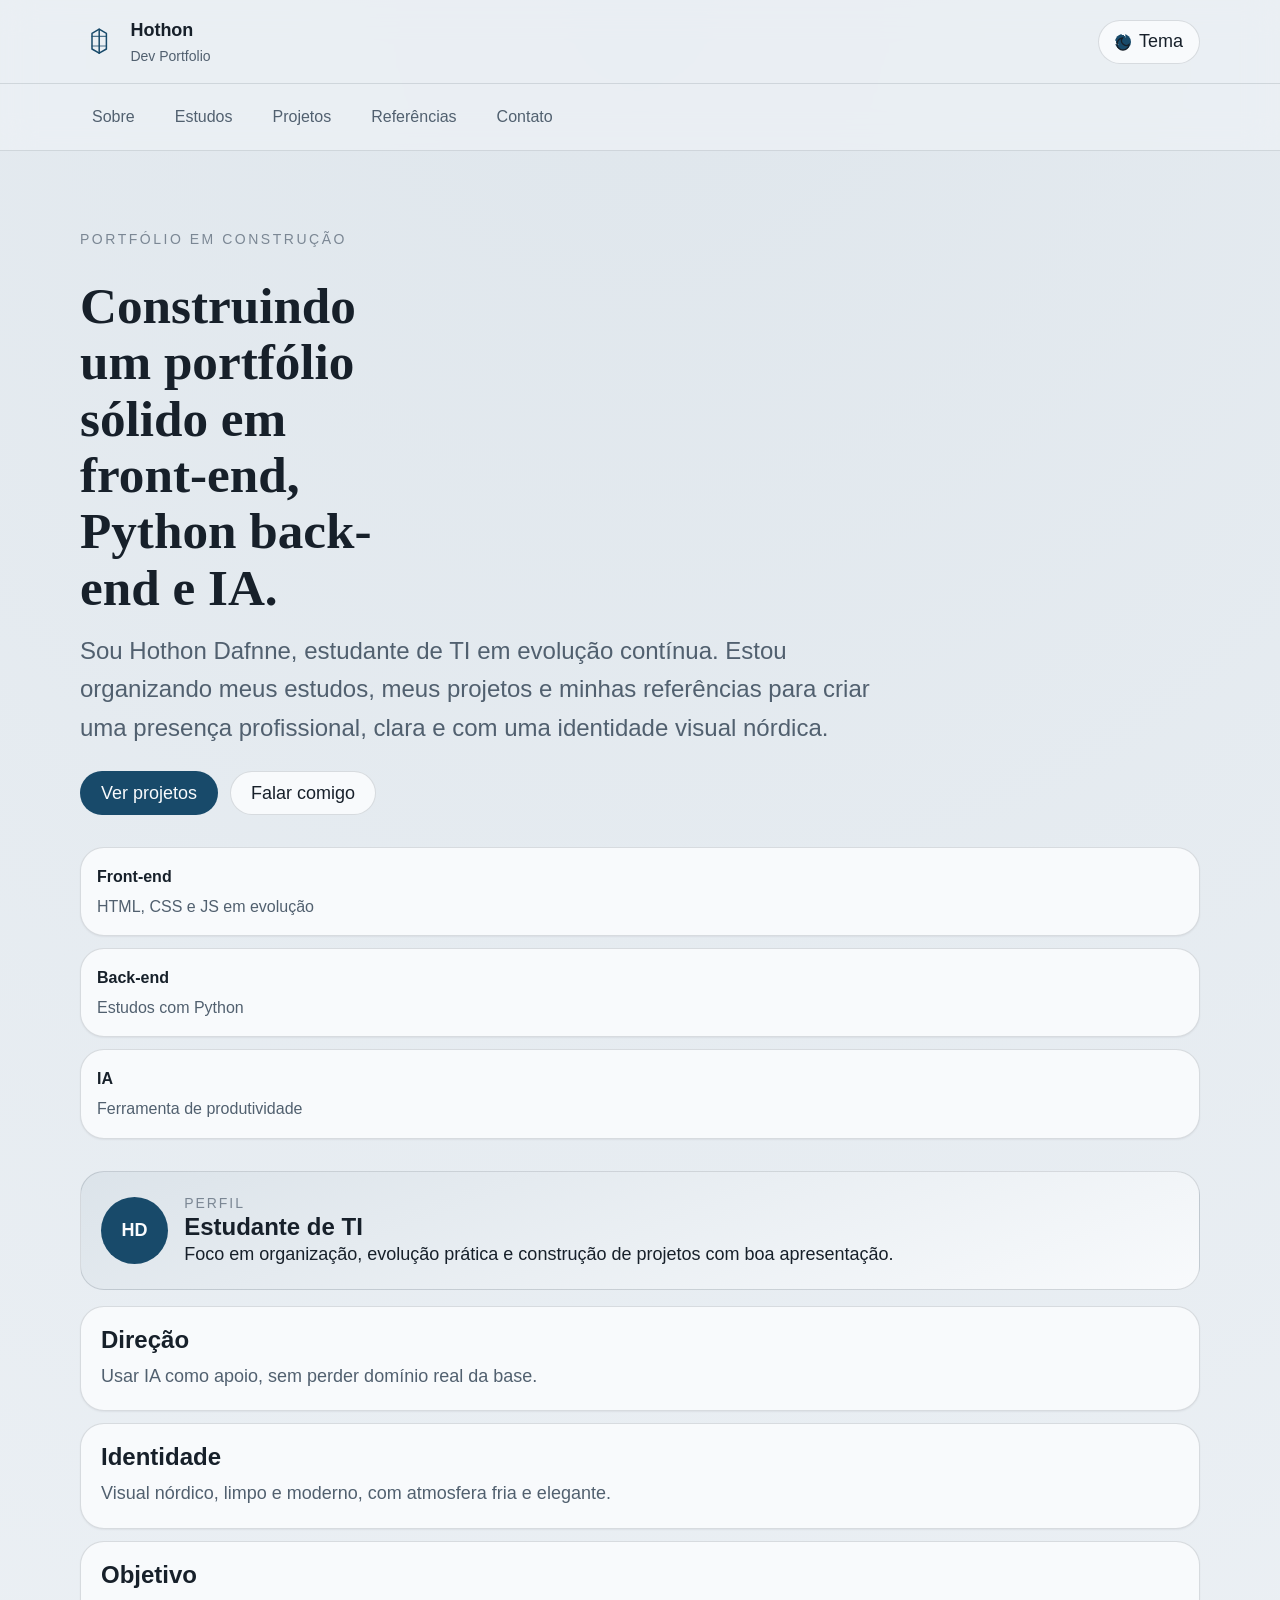
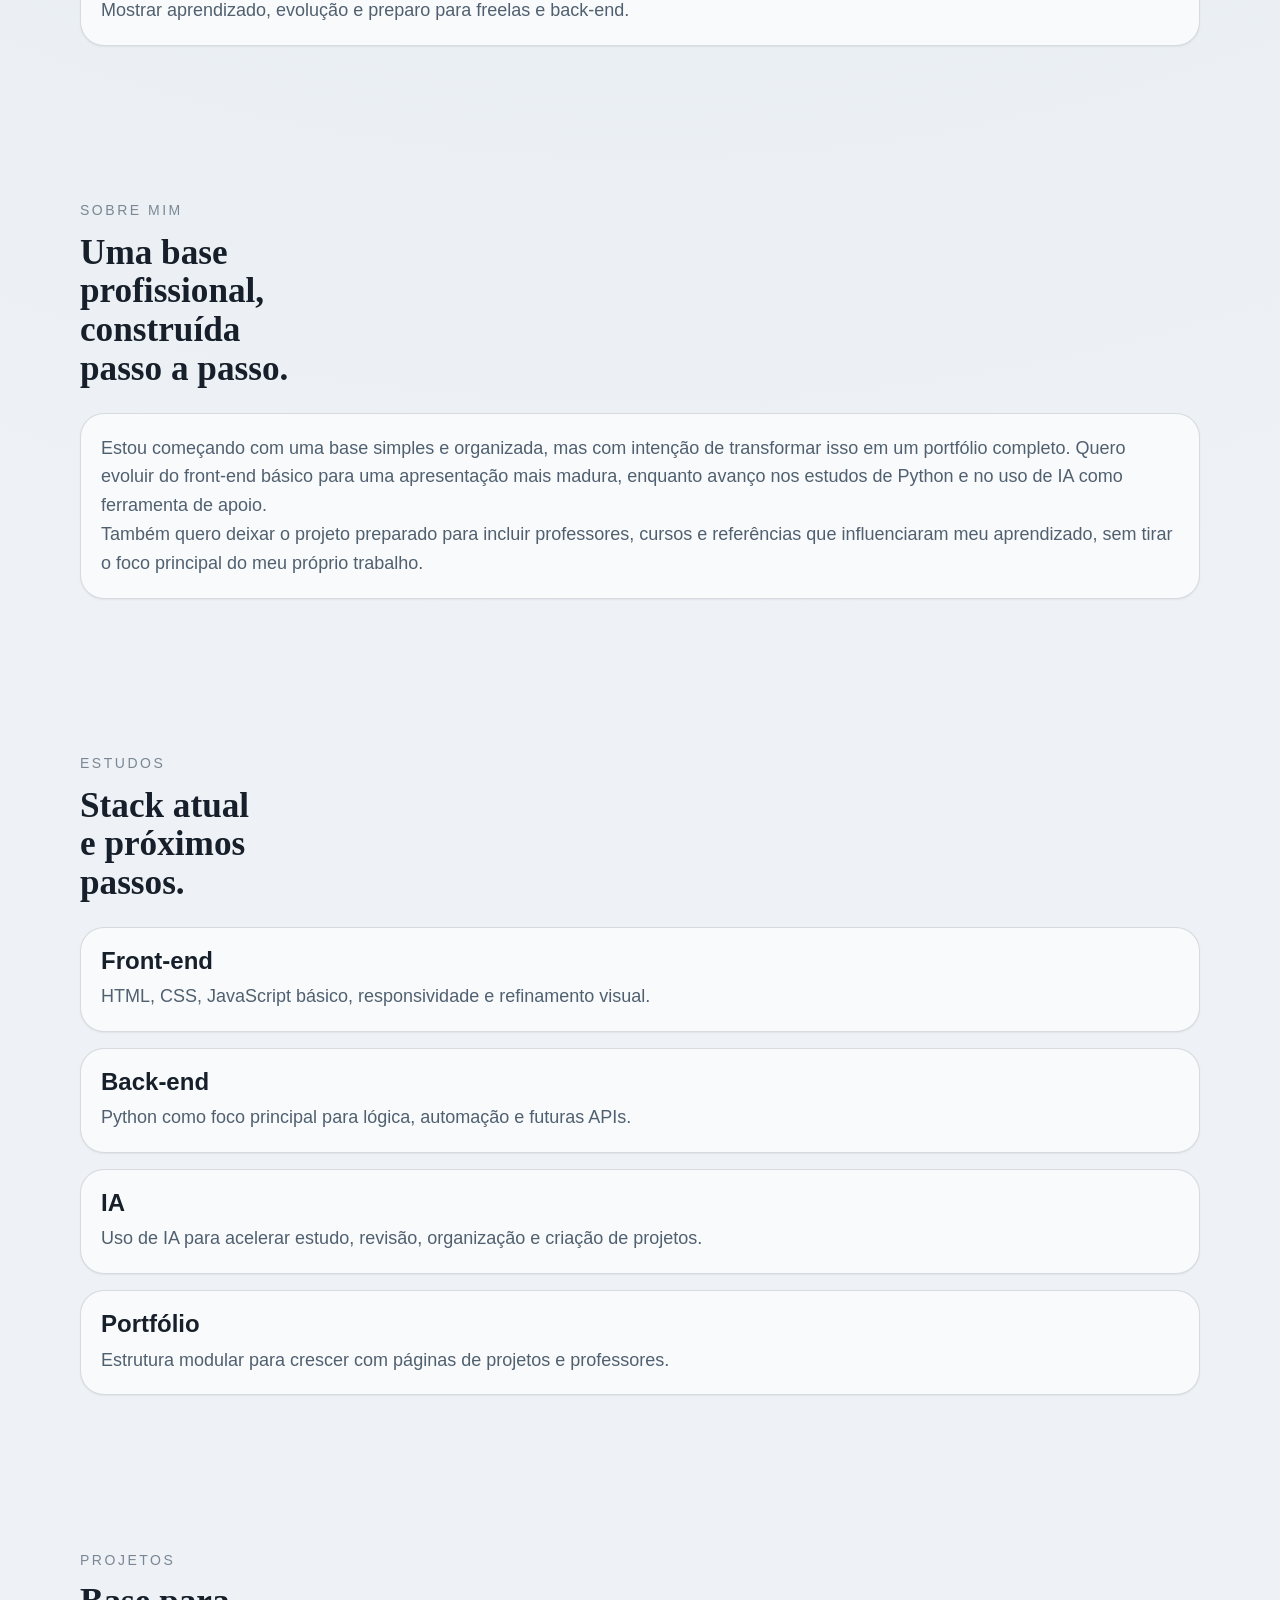
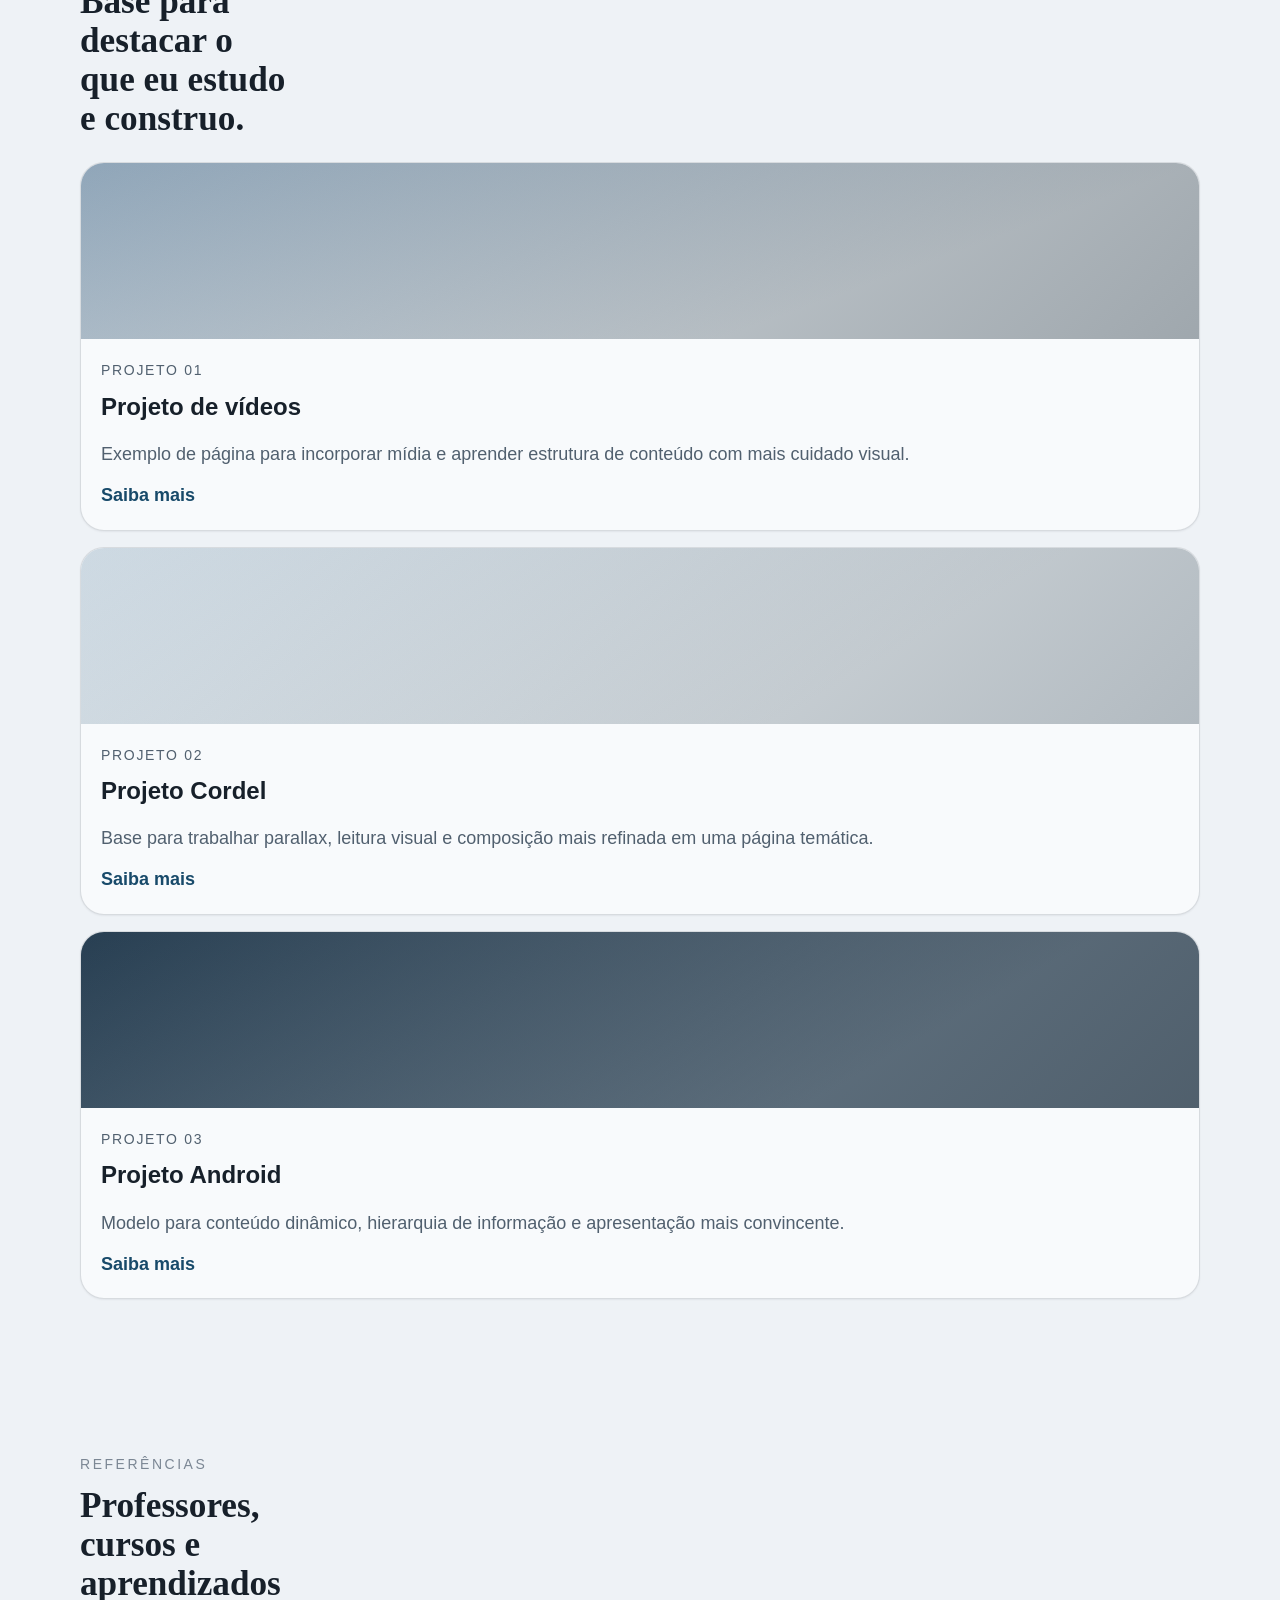
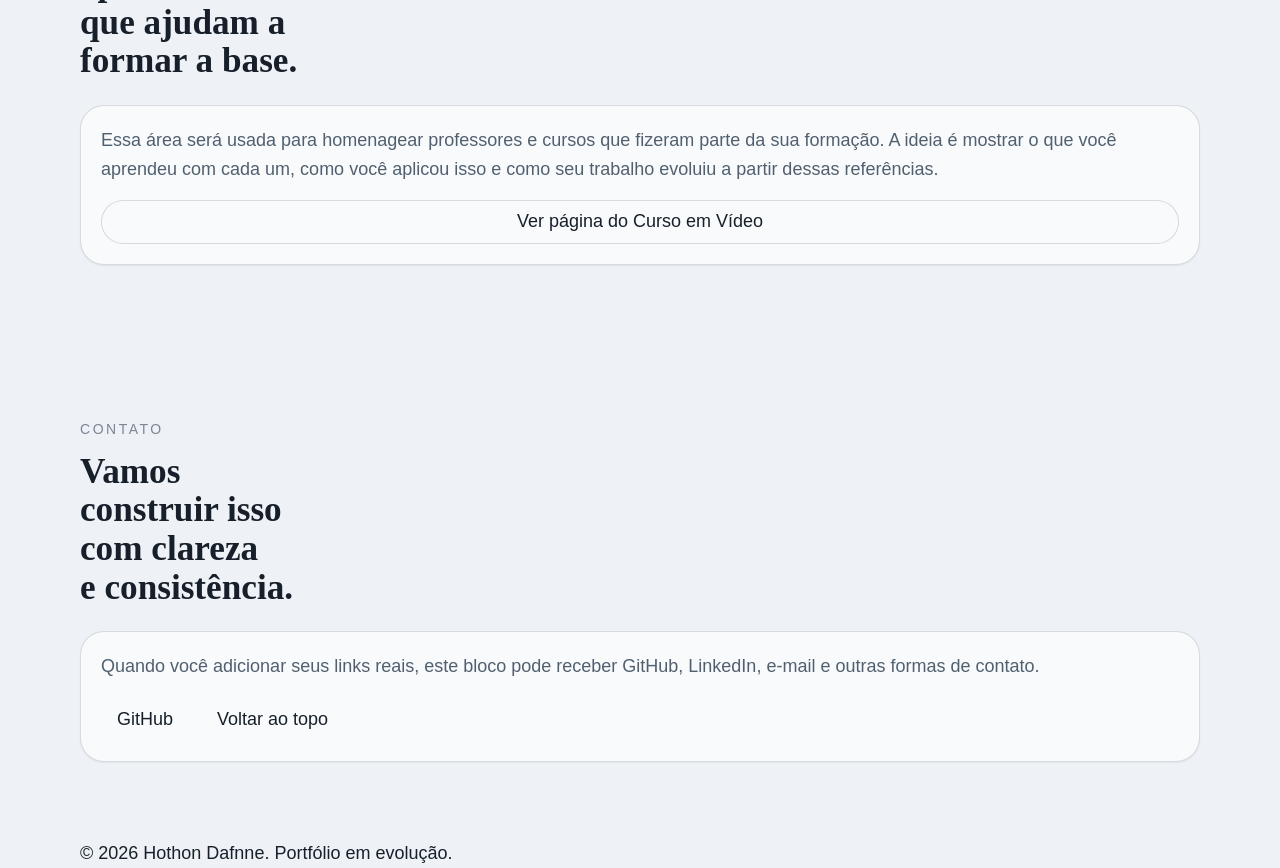
<file: index.html>
<!DOCTYPE html>
<html lang="pt-BR">
<head>
    <meta charset="UTF-8">
    <meta name="viewport" content="width=device-width, initial-scale=1.0">
    <title>Hothon Dafnne | Dev Portfólio</title>
    <meta name="description" content="Portfólio de Hothon Dafnne, estudante de TI focado em front-end, Python back-end e projetos com identidade nórdica." />
    <meta name="theme-color" content="#0d1a24" />
    <link rel="icon" href="./assets/icons/favicon.svg" type="image/svg+xml" />
    <link rel="preconnect" href="https://api.fontshare.com">
  <link href="https://api.fontshare.com/v2/css?f[]=satoshi@300,400,500,700&f[]=zodiak@400,500,700&display=swap" rel="stylesheet">
  <link rel="stylesheet" href="./assets/css/style.css" />
</head>
<body>
  <a class="skip-link" href="#conteudo">Pular para o conteúdo</a>

  <header class="site-header">
    <div class="container header-inner">
      <a class="brand" href="#top" aria-label="Ir para o início">
        <svg class="brand-mark" viewBox="0 0 64 64" aria-hidden="true" fill="none">
          <path d="M20 45V19l12-7 12 7v26l-12 7-12-7Z" stroke="currentColor" stroke-width="2.5" stroke-linejoin="round"/>
          <path d="M32 12v40" stroke="currentColor" stroke-width="2.5" stroke-linecap="round"/>
          <path d="M20 24h24M20 40h24" stroke="currentColor" stroke-width="2" stroke-linecap="round" opacity="0.75"/>
        </svg>
        <span>
          <strong>Hothon</strong>
          <small>Dev Portfolio</small>
        </span>
      </a>

      <button class="theme-toggle" type="button" data-theme-toggle aria-label="Alternar tema">
        <span class="theme-toggle__icon" aria-hidden="true"></span>
        <span class="theme-toggle__label">Tema</span>
      </button>
    </div>

    <nav class="site-nav" aria-label="Navegação principal">
      <div class="container">
        <a href="#sobre">Sobre</a>
        <a href="#estudos">Estudos</a>
        <a href="#projetos">Projetos</a>
        <a href="#referencias">Referências</a>
        <a href="#contato">Contato</a>
      </div>
    </nav>
  </header>

  <main id="conteudo">
    <section class="hero section" id="top">
      <div class="container hero-grid">
        <div class="hero-copy">
          <p class="eyebrow">Portfólio em construção</p>
          <h1>Construindo um portfólio sólido em front-end, Python back-end e IA.</h1>
          <p class="lead">Sou Hothon Dafnne, estudante de TI em evolução contínua. Estou organizando meus estudos, meus projetos e minhas referências para criar uma presença profissional, clara e com uma identidade visual nórdica.</p>
          <div class="hero-actions">
            <a class="button button-primary" href="#projetos">Ver projetos</a>
            <a class="button button-secondary" href="#contato">Falar comigo</a>
          </div>
          <ul class="hero-stats" aria-label="Resumo rápido">
            <li><strong>Front-end</strong><span>HTML, CSS e JS em evolução</span></li>
            <li><strong>Back-end</strong><span>Estudos com Python</span></li>
            <li><strong>IA</strong><span>Ferramenta de produtividade</span></li>
          </ul>
        </div>

        <aside class="hero-panel" aria-label="Resumo do perfil">
          <div class="profile-card">
            <div class="profile-avatar" aria-hidden="true">
              <span>HD</span>
            </div>
            <div>
              <p class="profile-label">Perfil</p>
              <h2>Estudante de TI</h2>
              <p>Foco em organização, evolução prática e construção de projetos com boa apresentação.</p>
            </div>
          </div>

          <div class="profile-notes">
            <article>
              <h3>Direção</h3>
              <p>Usar IA como apoio, sem perder domínio real da base.</p>
            </article>
            <article>
              <h3>Identidade</h3>
              <p>Visual nórdico, limpo e moderno, com atmosfera fria e elegante.</p>
            </article>
            <article>
              <h3>Objetivo</h3>
              <p>Mostrar aprendizado, evolução e preparo para freelas e back-end.</p>
            </article>
          </div>
        </aside>
      </div>
    </section>

    <section class="section" id="sobre">
      <div class="container section-grid">
        <div class="section-heading">
          <p class="eyebrow">Sobre mim</p>
          <h2>Uma base profissional, construída passo a passo.</h2>
        </div>
        <div class="section-content prose-card">
          <p>Estou começando com uma base simples e organizada, mas com intenção de transformar isso em um portfólio completo. Quero evoluir do front-end básico para uma apresentação mais madura, enquanto avanço nos estudos de Python e no uso de IA como ferramenta de apoio.</p>
          <p>Também quero deixar o projeto preparado para incluir professores, cursos e referências que influenciaram meu aprendizado, sem tirar o foco principal do meu próprio trabalho.</p>
        </div>
      </div>
    </section>

    <section class="section" id="estudos">
      <div class="container section-grid">
        <div class="section-heading">
          <p class="eyebrow">Estudos</p>
          <h2>Stack atual e próximos passos.</h2>
        </div>
        <div class="stack-grid">
          <article class="stack-card">
            <h3>Front-end</h3>
            <p>HTML, CSS, JavaScript básico, responsividade e refinamento visual.</p>
          </article>
          <article class="stack-card">
            <h3>Back-end</h3>
            <p>Python como foco principal para lógica, automação e futuras APIs.</p>
          </article>
          <article class="stack-card">
            <h3>IA</h3>
            <p>Uso de IA para acelerar estudo, revisão, organização e criação de projetos.</p>
          </article>
          <article class="stack-card">
            <h3>Portfólio</h3>
            <p>Estrutura modular para crescer com páginas de projetos e professores.</p>
          </article>
        </div>
      </div>
    </section>

    <section class="section" id="projetos">
      <div class="container section-grid">
        <div class="section-heading">
          <p class="eyebrow">Projetos</p>
          <h2>Base para destacar o que eu estudo e construo.</h2>
        </div>
        <div class="projects-grid">
          <article class="project-card">
            <div class="project-media project-media--fjord" aria-hidden="true"></div>
            <div class="project-body">
              <p class="project-meta">Projeto 01</p>
              <h3>Projeto de vídeos</h3>
              <p>Exemplo de página para incorporar mídia e aprender estrutura de conteúdo com mais cuidado visual.</p>
              <details>
                <summary>Saiba mais</summary>
                <p>Esse espaço pode receber descrição técnica, desafios, o que aprendi e links do projeto final.</p>
              </details>
            </div>
          </article>

          <article class="project-card">
            <div class="project-media project-media--ice" aria-hidden="true"></div>
            <div class="project-body">
              <p class="project-meta">Projeto 02</p>
              <h3>Projeto Cordel</h3>
              <p>Base para trabalhar parallax, leitura visual e composição mais refinada em uma página temática.</p>
              <details>
                <summary>Saiba mais</summary>
                <p>Depois podemos incluir imagem, link externo e explicação do que foi melhorado por você.</p>
              </details>
            </div>
          </article>

          <article class="project-card">
            <div class="project-media project-media--night" aria-hidden="true"></div>
            <div class="project-body">
              <p class="project-meta">Projeto 03</p>
              <h3>Projeto Android</h3>
              <p>Modelo para conteúdo dinâmico, hierarquia de informação e apresentação mais convincente.</p>
              <details>
                <summary>Saiba mais</summary>
                <p>Esse espaço pode mostrar a evolução do layout, animações sutis e ajustes de acessibilidade.</p>
              </details>
            </div>
          </article>
        </div>
      </div>
    </section>

    <section class="section" id="referencias">
      <div class="container section-grid">
        <div class="section-heading">
          <p class="eyebrow">Referências</p>
          <h2>Professores, cursos e aprendizados que ajudam a formar a base.</h2>
        </div>
        <div class="references-card">
          <p>Essa área será usada para homenagear professores e cursos que fizeram parte da sua formação. A ideia é mostrar o que você aprendeu com cada um, como você aplicou isso e como seu trabalho evoluiu a partir dessas referências.</p>
          <a class="button button-secondary" href="./professores/cursoemvideo.html">Ver página do Curso em Vídeo</a>
        </div>
      </div>
    </section>

    <section class="section" id="contato">
      <div class="container section-grid">
        <div class="section-heading">
          <p class="eyebrow">Contato</p>
          <h2>Vamos construir isso com clareza e consistência.</h2>
        </div>
        <div class="contact-card">
          <p>Quando você adicionar seus links reais, este bloco pode receber GitHub, LinkedIn, e-mail e outras formas de contato.</p>
          <div class="contact-links">
            <a href="https://github.com/Hothon-7" target="_blank" rel="noopener noreferrer">GitHub</a>
            <a href="#top">Voltar ao topo</a>
          </div>
        </div>
      </div>
    </section>
  </main>

  <footer class="site-footer">
    <div class="container">
      <p>© 2026 Hothon Dafnne. Portfólio em evolução.</p>
    </div>
  </footer>

  <script src="./assets/js/script.js" defer></script>
</head>

    
</body>
</html>
</file>
<file: assets/css/style.css>
/* Art direction: Nordic portfolio → clean, cold, restrained
   Palette: neutral ice surfaces + deep blue accent
   Typography: Zodiak + Satoshi — elegant display contrast with clear body text
   Density: balanced, spacious, structured */

:root,
[data-theme="light"] {
  --color-bg: #eef2f6;
  --color-surface: #f8fafc;
  --color-surface-2: #ffffff;
  --color-surface-offset: #e5ebf1;
  --color-surface-offset-2: #d9e2ea;
  --color-divider: rgba(18, 32, 45, 0.12);
  --color-border: rgba(18, 32, 45, 0.14);
  --color-text: #17202a;
  --color-text-muted: #51606f;
  --color-text-faint: #7b8794;
  --color-text-inverse: #f9fbfd;
  --color-primary: #184a6a;
  --color-primary-hover: #12384f;
  --color-primary-active: #0d2b3d;
  --color-primary-highlight: rgba(24, 74, 106, 0.14);
  --color-success: #2f6d5c;
  --color-warning: #8a5a18;
  --color-error: #8b3147;
  --radius-sm: 0.375rem;
  --radius-md: 0.625rem;
  --radius-lg: 1rem;
  --radius-xl: 1.5rem;
  --radius-full: 9999px;
  --space-1: 0.25rem;
  --space-2: 0.5rem;
  --space-3: 0.75rem;
  --space-4: 1rem;
  --space-5: 1.25rem;
  --space-6: 1.5rem;
  --space-8: 2rem;
  --space-10: 2.5rem;
  --space-12: 3rem;
  --space-16: 4rem;
  --space-20: 5rem;
  --space-24: 6rem;
  --text-xs: clamp(0.75rem, 0.7rem + 0.25vw, 0.875rem);
  --text-sm: clamp(0.875rem, 0.8rem + 0.35vw, 1rem);
  --text-base: clamp(1rem, 0.95rem + 0.25vw, 1.125rem);
  --text-lg: clamp(1.125rem, 1rem + 0.75vw, 1.5rem);
  --text-xl: clamp(1.5rem, 1.2rem + 1.25vw, 2.25rem);
  --text-2xl: clamp(2rem, 1.2rem + 2.5vw, 3.5rem);
  --shadow-sm: 0 1px 2px rgba(12, 20, 27, 0.06);
  --shadow-md: 0 10px 30px rgba(12, 20, 27, 0.1);
  --shadow-lg: 0 24px 60px rgba(12, 20, 27, 0.14);
  --content-default: 1120px;
  --font-display: 'Zodiak', 'Georgia', serif;
  --font-body: 'Satoshi', 'Inter', sans-serif;
  --transition-interactive: 180ms cubic-bezier(0.16, 1, 0.3, 1);
}

[data-theme="dark"] {
  --color-bg: #0b1117;
  --color-surface: #111922;
  --color-surface-2: #16212c;
  --color-surface-offset: #101820;
  --color-surface-offset-2: #1c2833;
  --color-divider: rgba(239, 246, 255, 0.12);
  --color-border: rgba(239, 246, 255, 0.14);
  --color-text: #edf3f8;
  --color-text-muted: #b3c0cc;
  --color-text-faint: #7f8d9b;
  --color-text-inverse: #081018;
  --color-primary: #7eb0d1;
  --color-primary-hover: #a6c6de;
  --color-primary-active: #d0e3ef;
  --color-primary-highlight: rgba(126, 176, 209, 0.18);
  --color-success: #7dc2a7;
  --color-warning: #d0a05b;
  --color-error: #d78899;
  --shadow-sm: 0 1px 2px rgba(0, 0, 0, 0.2);
  --shadow-md: 0 12px 28px rgba(0, 0, 0, 0.28);
  --shadow-lg: 0 28px 70px rgba(0, 0, 0, 0.4);
}

* { box-sizing: border-box; margin: 0; padding: 0; }
html {
  scroll-behavior: smooth;
  -webkit-text-size-adjust: 100%;
  text-size-adjust: 100%;
}
body {
  min-height: 100dvh;
  font-family: var(--font-body);
  font-size: var(--text-base);
  line-height: 1.6;
  color: var(--color-text);
  background:
    radial-gradient(circle at top, color-mix(in oklab, var(--color-primary) 7%, transparent), transparent 40%),
    var(--color-bg);
}
img, svg, video { display: block; max-width: 100%; }
a { color: inherit; text-decoration: none; }
button, input, textarea, select { font: inherit; color: inherit; }
button { cursor: pointer; }
h1, h2, h3 { line-height: 1.1; text-wrap: balance; }
p { text-wrap: pretty; }

.skip-link {
  position: absolute;
  left: 1rem;
  top: 1rem;
  transform: translateY(-200%);
  background: var(--color-surface-2);
  color: var(--color-text);
  padding: var(--space-3) var(--space-4);
  border-radius: var(--radius-md);
  box-shadow: var(--shadow-md);
  z-index: 1000;
}
.skip-link:focus { transform: translateY(0); }

.container {
  width: min(var(--content-default), calc(100% - 2rem));
  margin-inline: auto;
}
.section { padding-block: clamp(var(--space-12), 6vw, var(--space-20)); }
.section-grid {
  display: grid;
  gap: var(--space-6);
}
.eyebrow {
  font-size: var(--text-xs);
  letter-spacing: 0.18em;
  text-transform: uppercase;
  color: var(--color-text-faint);
  margin-bottom: var(--space-3);
}
.section-heading h2,
.hero-copy h1 {
  font-family: var(--font-display);
}
.section-heading h2 { font-size: var(--text-xl); max-width: 14ch; }
.hero-copy h1 { font-size: var(--text-2xl); max-width: 12ch; }
.lead { font-size: var(--text-lg); color: var(--color-text-muted); max-width: 60ch; }

.site-header {
  position: sticky;
  top: 0;
  z-index: 50;
  backdrop-filter: blur(16px);
  background: color-mix(in oklab, var(--color-bg) 72%, transparent);
  border-bottom: 1px solid var(--color-divider);
}
.header-inner {
  display: flex;
  align-items: center;
  justify-content: space-between;
  gap: var(--space-4);
  padding-block: var(--space-4);
}
.brand {
  display: inline-flex;
  align-items: center;
  gap: var(--space-3);
}
.brand strong { display: block; font-size: var(--text-base); }
.brand small { display: block; font-size: var(--text-xs); color: var(--color-text-muted); }
.brand-mark { width: 2.4rem; height: 2.4rem; color: var(--color-primary); }
.theme-toggle {
  display: inline-flex;
  align-items: center;
  gap: var(--space-2);
  min-height: 44px;
  padding: 0 var(--space-4);
  border-radius: var(--radius-full);
  border: 1px solid var(--color-border);
  background: var(--color-surface);
}
.theme-toggle__icon {
  width: 1rem;
  height: 1rem;
  border-radius: 50%;
  background: radial-gradient(circle at 35% 35%, var(--color-primary) 0 35%, transparent 36%);
  box-shadow: inset -0.35rem -0.35rem 0 0 var(--color-primary);
}
.site-nav {
  border-top: 1px solid var(--color-divider);
}
.site-nav .container {
  display: flex;
  gap: var(--space-4);
  overflow-x: auto;
  padding-block: var(--space-3);
}
.site-nav a {
  font-size: var(--text-sm);
  color: var(--color-text-muted);
  padding: var(--space-2) var(--space-3);
  border-radius: var(--radius-full);
  white-space: nowrap;
}
.site-nav a:hover,
.site-nav a:focus-visible {
  color: var(--color-text);
  background: var(--color-primary-highlight);
}

.hero-grid {
  display: grid;
  gap: var(--space-8);
  align-items: center;
}
.hero-copy {
  display: grid;
  gap: var(--space-4);
}
.hero-actions {
  display: flex;
  flex-wrap: wrap;
  gap: var(--space-3);
  margin-top: var(--space-2);
}
.button {
  display: inline-flex;
  align-items: center;
  justify-content: center;
  min-height: 44px;
  padding: 0 var(--space-5);
  border-radius: var(--radius-full);
  border: 1px solid var(--color-border);
  transition: transform var(--transition-interactive), background var(--transition-interactive), color var(--transition-interactive), border-color var(--transition-interactive);
}
.button:hover { transform: translateY(-1px); }
.button-primary {
  background: var(--color-primary);
  color: var(--color-text-inverse);
  border-color: transparent;
}
.button-primary:hover { background: var(--color-primary-hover); }
.button-secondary { background: var(--color-surface); }
.button-secondary:hover { background: var(--color-surface-2); }
.hero-stats {
  list-style: none;
  display: grid;
  gap: var(--space-3);
  margin-top: var(--space-4);
}
.hero-stats li,
.profile-notes article,
.stack-card,
.project-card,
.references-card,
.contact-card,
.prose-card {
  background: var(--color-surface);
  border: 1px solid var(--color-border);
  border-radius: var(--radius-xl);
  box-shadow: var(--shadow-sm);
}
.hero-stats li {
  display: grid;
  gap: var(--space-1);
  padding: var(--space-4);
}
.hero-stats strong { font-size: var(--text-sm); }
.hero-stats span { color: var(--color-text-muted); font-size: var(--text-sm); }
.hero-panel { display: grid; gap: var(--space-4); }
.profile-card {
  display: grid;
  grid-template-columns: auto 1fr;
  gap: var(--space-4);
  align-items: center;
  padding: var(--space-5);
  background: linear-gradient(160deg, color-mix(in oklab, var(--color-primary) 12%, var(--color-surface)), var(--color-surface));
  border: 1px solid var(--color-border);
  border-radius: var(--radius-xl);
}
.profile-avatar {
  width: 4.2rem;
  aspect-ratio: 1;
  border-radius: 50%;
  display: grid;
  place-items: center;
  background: var(--color-primary);
  color: var(--color-text-inverse);
  font-weight: 700;
}
.profile-label { font-size: var(--text-xs); text-transform: uppercase; letter-spacing: 0.14em; color: var(--color-text-faint); }
.profile-card h2 { font-size: var(--text-lg); }
.profile-notes {
  display: grid;
  gap: var(--space-3);
}
.profile-notes article,
.stack-card,
.references-card,
.contact-card,
.prose-card {
  padding: var(--space-5);
}
.profile-notes h3,
.stack-card h3,
.project-body h3 { font-size: var(--text-lg); margin-bottom: var(--space-2); }
.profile-notes p,
.stack-card p,
.references-card p,
.contact-card p,
.prose-card p,
.project-body p { color: var(--color-text-muted); }

.stack-grid,
.projects-grid {
  display: grid;
  gap: var(--space-4);
}
.stack-card { min-height: 100%; }
.project-card {
  overflow: clip;
}
.project-media {
  min-height: 11rem;
  background-size: cover;
  background-position: center;
}
.project-media--fjord {
  background-image: linear-gradient(135deg, rgba(12, 24, 34, 0.08), rgba(12, 24, 34, 0.35)), linear-gradient(160deg, #9bb2c6, #eef4f8 70%);
}
.project-media--ice {
  background-image: linear-gradient(135deg, rgba(18, 36, 52, 0.05), rgba(18, 36, 52, 0.3)), linear-gradient(150deg, #d7e3ec, #f7fbfd 70%);
}
.project-media--night {
  background-image: linear-gradient(135deg, rgba(7, 13, 20, 0.18), rgba(7, 13, 20, 0.45)), linear-gradient(150deg, #2f4a60, #8ca3b5 72%);
}
.project-body {
  padding: var(--space-5);
  display: grid;
  gap: var(--space-3);
}
.project-meta {
  font-size: var(--text-xs);
  letter-spacing: 0.12em;
  text-transform: uppercase;
  color: var(--color-text-faint);
}
summary {
  list-style: none;
  cursor: pointer;
  color: var(--color-primary);
  font-weight: 600;
}
details p { margin-top: var(--space-3); }
.references-card,
.contact-card { display: grid; gap: var(--space-4); }
.contact-links {
  display: flex;
  flex-wrap: wrap;
  gap: var(--space-3);
}
.contact-links a {
  min-height: 44px;
  display: inline-flex;
  align-items: center;
  justify-content: center;
  padding: 0 var(--space-4);
  border-radius: var(--radius-full);
  borde
</file>
